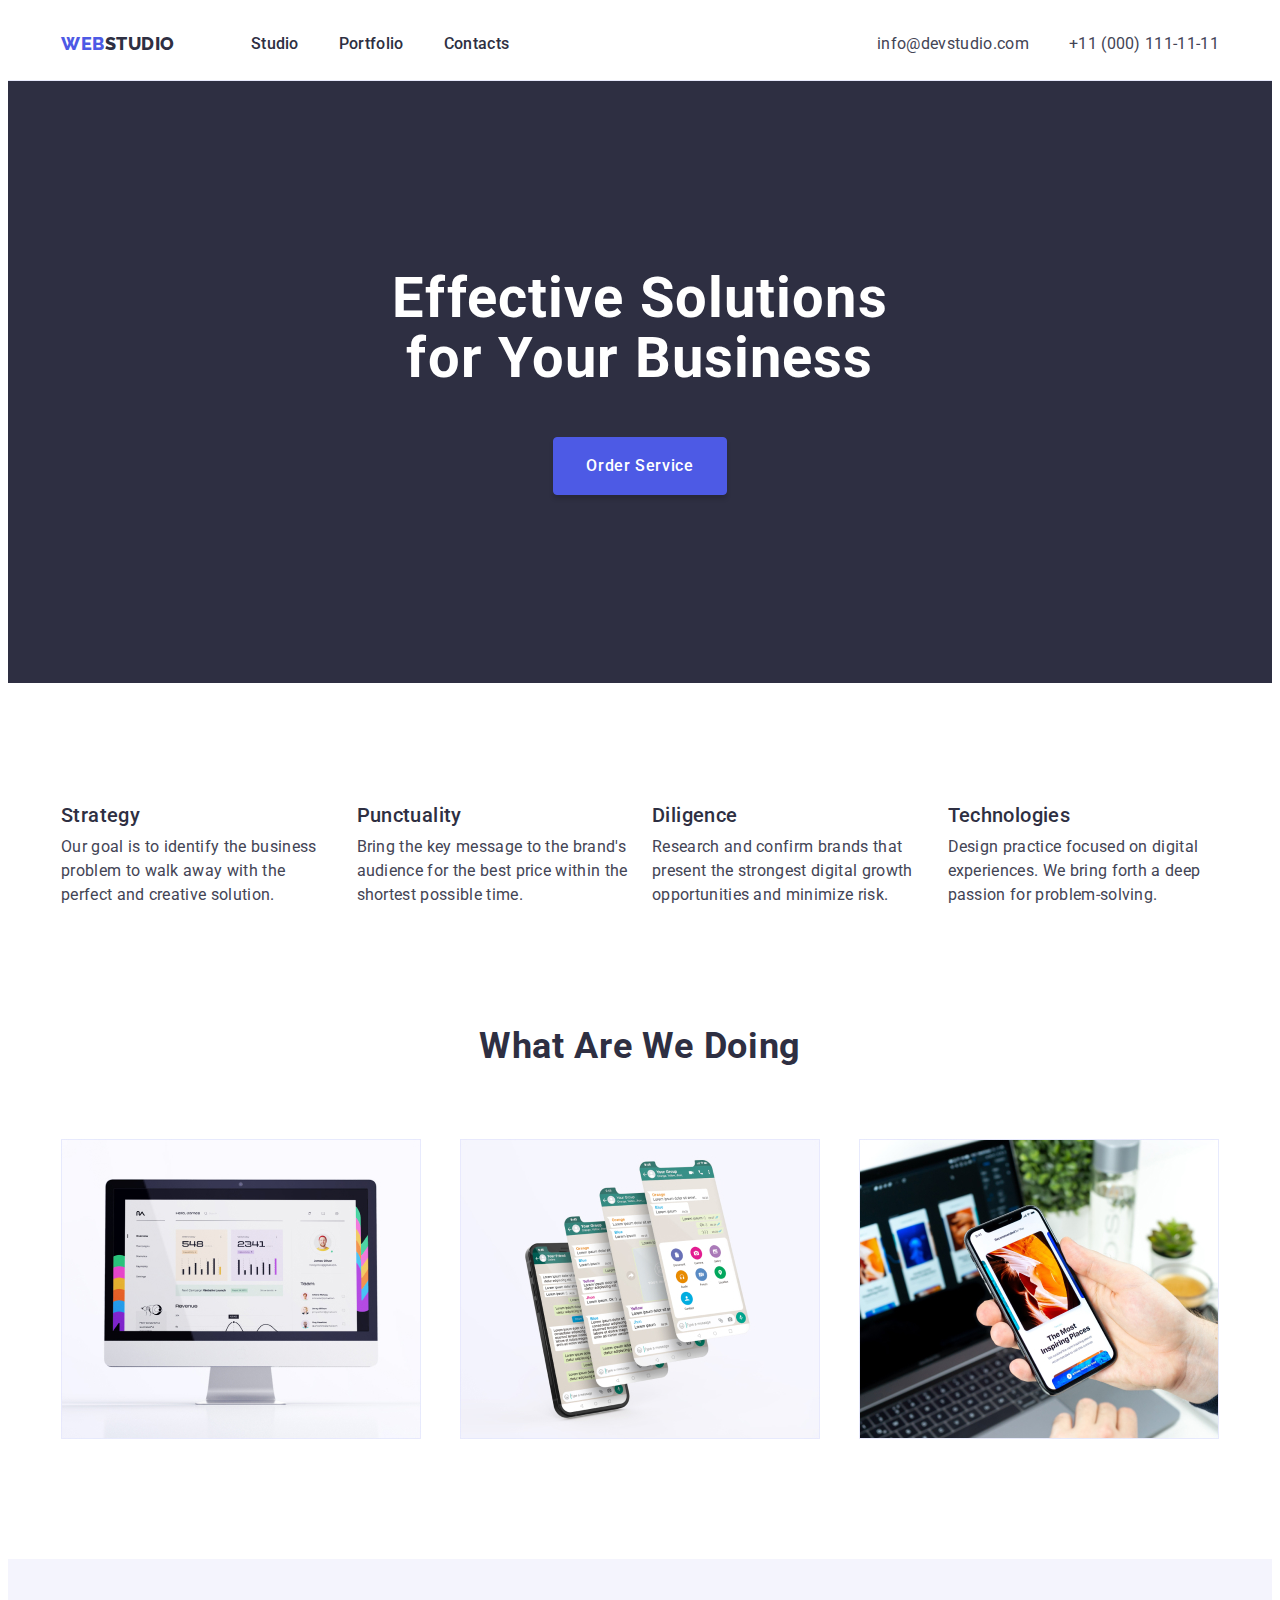
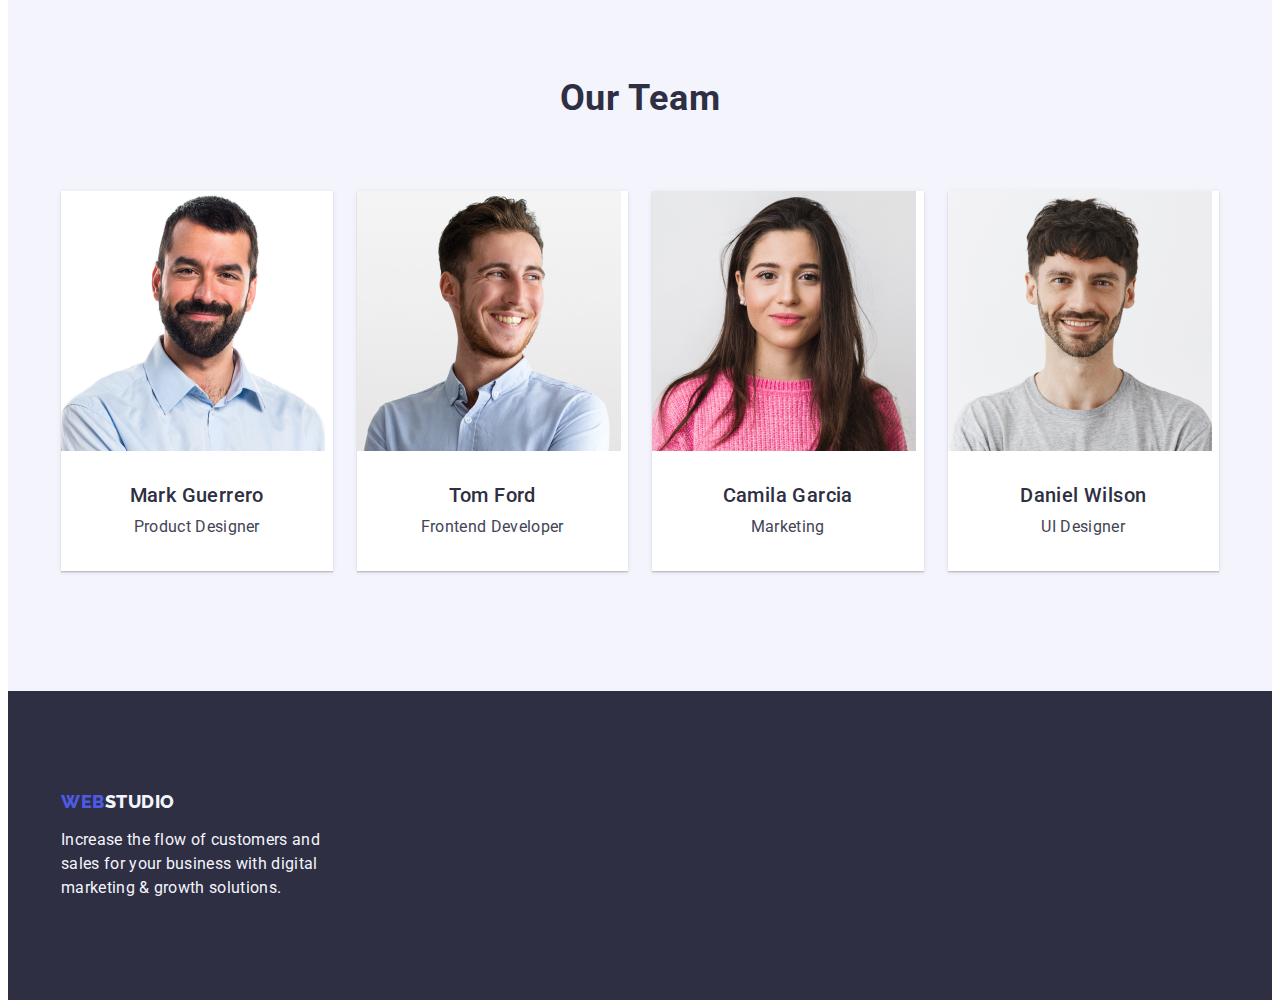
<file: index.html>
<!DOCTYPE html>
<html lang="en">
  <head>
    <meta charset="UTF-8" />
    <meta name="viewport" content="width=device-width, initial-scale=1.0" />
    <title>WebStudio</title>
    <link rel="preconnect" href="https://fonts.googleapis.com" />
    <link rel="preconnect" href="https://fonts.gstatic.com" crossorigin />
    <link
      href="https://fonts.googleapis.com/css2?family=Raleway:wght@800&family=Roboto:wght@400;500;700;900&display=swap"
      rel="stylesheet"
    />
    <link
      rel="stylesheet"
      href="https://cdnjs.cloudflare.com/ajax/libs/modern-normalize/2.0.0/modern-normalize.min.css"
      integrity="sha512-4xo8blKMVCiXpTaLzQSLSw3KFOVPWhm/TRtuPVc4WG6kUgjH6J03IBuG7JZPkcWMxJ5huwaBpOpnwYElP/m6wg=="
      crossorigin="anonymous"
      referrerpolicy="no-referrer"
    />
    <link rel="stylesheet" href="./css/styles.css" />
  </head>
  <body>
    <header class="header">
      <div class="container header-container">
        <nav class="navigation-menu">
          <a href="./index.html" class="logo"
            >Web<span class="logo-dark-accent">Studio</span></a
          >
          <ul class="navigation-menu">
            <li>
              <a href="./index.html" class="navigation-menu-item-link"
                >Studio</a
              >
            </li>
            <li>
              <a href="./portfolio.html" class="navigation-menu-item-link"
                >Portfolio</a
              >
            </li>
            <li>
              <a href="#contacts" class="navigation-menu-item-link">Contacts</a>
            </li>
          </ul>
        </nav>
        <address>
          <ul class="address-list">
            <li class="address-list-item">
              <a href="mailto:info@devstudio.com">info@devstudio.com</a>
            </li>
            <li class="address-list-item">
              <a href="tel:+110001111111">+11 (000) 111-11-11</a>
            </li>
          </ul>
        </address>
      </div>
    </header>
    <main>
      <!-- #region Hero-->
      <section class="hero-section">
        <div class="container hero-container">
          <h1 class="primary-heading hero-section-heading">
            Effective Solutions for Your Business
          </h1>
          <button type="button" class="button primary-button">
            Order Service
          </button>
        </div>
      </section>
      <!-- #endregion -->

      <!-- #region Features-->
      <section class="section" id="features">
        <div class="container features-container">
          <h2 class="secondary-heading visually-hidden">Features</h2>
          <ul class="features-list">
            <li class="features-list-item">
              <h3 class="heading-three features-list-item-heading">Strategy</h3>
              <p>
                Our goal is to identify the business problem to walk away with
                the perfect and creative solution.
              </p>
            </li>
            <li class="features-list-item">
              <h3 class="heading-three features-list-item-heading">
                Punctuality
              </h3>
              <p>
                Bring the key message to the brand's audience for the best price
                within the shortest possible time.
              </p>
            </li>
            <li class="features-list-item">
              <h3 class="heading-three features-list-item-heading">
                Diligence
              </h3>
              <p>
                Research and confirm brands that present the strongest digital
                growth opportunities and minimize risk.
              </p>
            </li>
            <li class="features-list-item">
              <h3 class="heading-three features-list-item-heading">
                Technologies
              </h3>
              <p>
                Design practice focused on digital experiences. We bring forth a
                deep passion for problem-solving.
              </p>
            </li>
          </ul>
        </div>
      </section>
      <!-- #endregion -->

      <!-- #region What are we doing-->
      <section id="products" class="products-section">
        <div class="container">
          <h2 class="secondary-heading products-heading">What are we doing</h2>
          <ul class="products-list">
            <li>
              <img
                src="./images/products/img_1.jpg"
                alt="iMac"
                width="360"
                height="300"
              />
            </li>
            <li>
              <img
                src="./images/products/img_2.jpg"
                alt="iPhone"
                width="360"
                height="300"
              />
            </li>
            <li>
              <img
                src="./images/products/img_3.jpg"
                alt="macbook pro"
                width="360"
                height="300"
              />
            </li>
          </ul>
        </div>
      </section>
      <!-- #endregion -->

      <!-- #region Our Team-->
      <section class="section team-section" id="contacts">
        <div class="container team-list-container">
          <h2 class="secondary-heading team-heading">Our Team</h2>
          <ul class="team-cards">
            <li class="team-card-item">
              <img
                src="images/team/mark.jpg"
                alt="Mark Guerrero"
                width="264"
                height="260"
              />
              <div class="team-card-content">
                <h3 class="heading-three team-card-item-header">
                  Mark Guerrero
                </h3>
                <p>Product Designer</p>
              </div>
            </li>
            <li class="team-card-item">
              <img
                src="images/team/tom.jpg"
                alt="Tom Ford"
                width="264"
                height="260"
              />
              <div class="team-card-content">
                <h3 class="heading-three team-card-item-header">Tom Ford</h3>
                <p>Frontend Developer</p>
              </div>
            </li>
            <li class="team-card-item">
              <img
                src="images/team/camilla.jpg"
                alt="Camila Garcia"
                width="264"
                height="260"
              />
              <div class="team-card-content">
                <h3 class="heading-three team-card-item-header">
                  Camila Garcia
                </h3>
                <p>Marketing</p>
              </div>
            </li>
            <li class="team-card-item">
              <img
                src="images/team/daniel.jpg"
                alt="Daniel Wilson"
                width="264"
                height="260"
              />
              <div class="team-card-content">
                <h3 class="heading-three team-card-item-header">
                  Daniel Wilson
                </h3>
                <p>UI Designer</p>
              </div>
            </li>
          </ul>
        </div>
      </section>
      <!-- #endregion -->
    </main>
    <footer class="footer">
      <div class="container footer-container">
        <a href="./index.html" class="logo footer-logo">
          Web<span class="logo-light-accent">Studio</span></a
        >
        <p class="footer-text">
          Increase the flow of customers and sales for your business with
          digital marketing & growth solutions.
        </p>
      </div>
    </footer>
  </body>
</html>
</file>
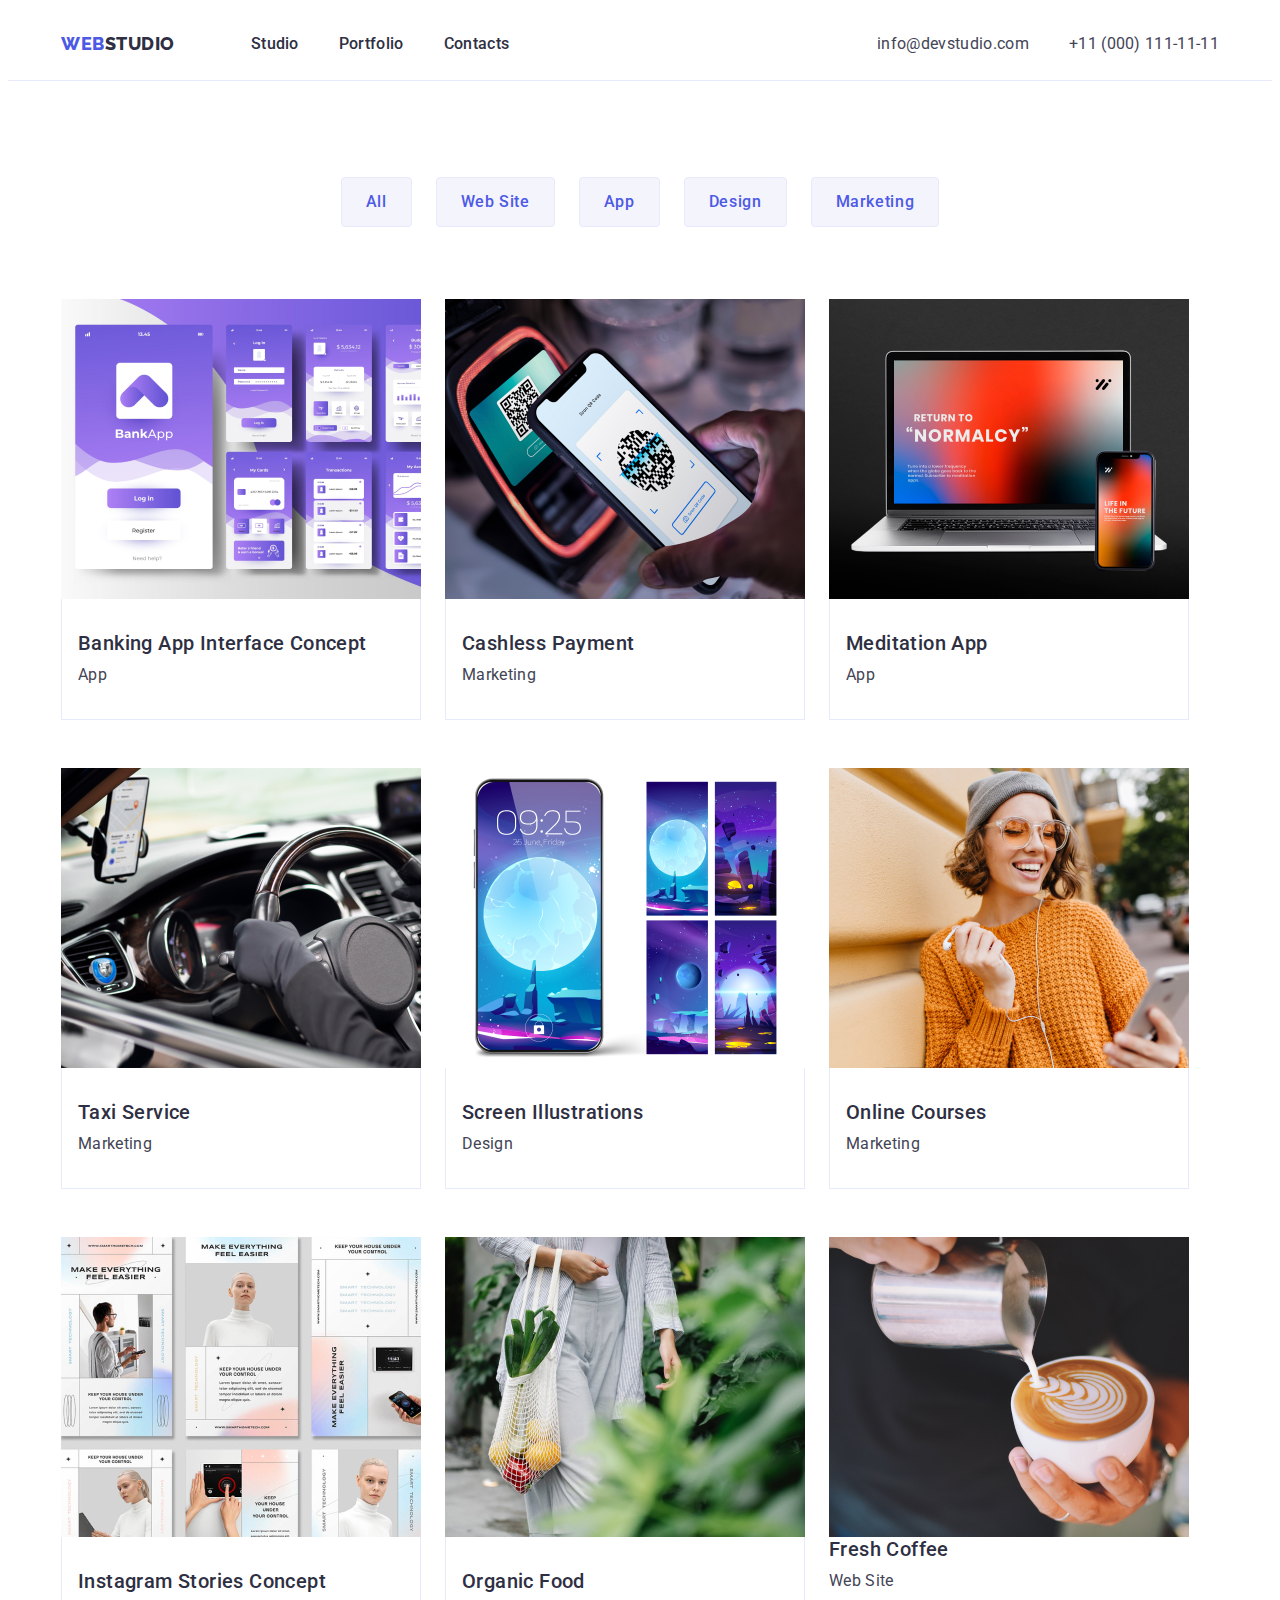
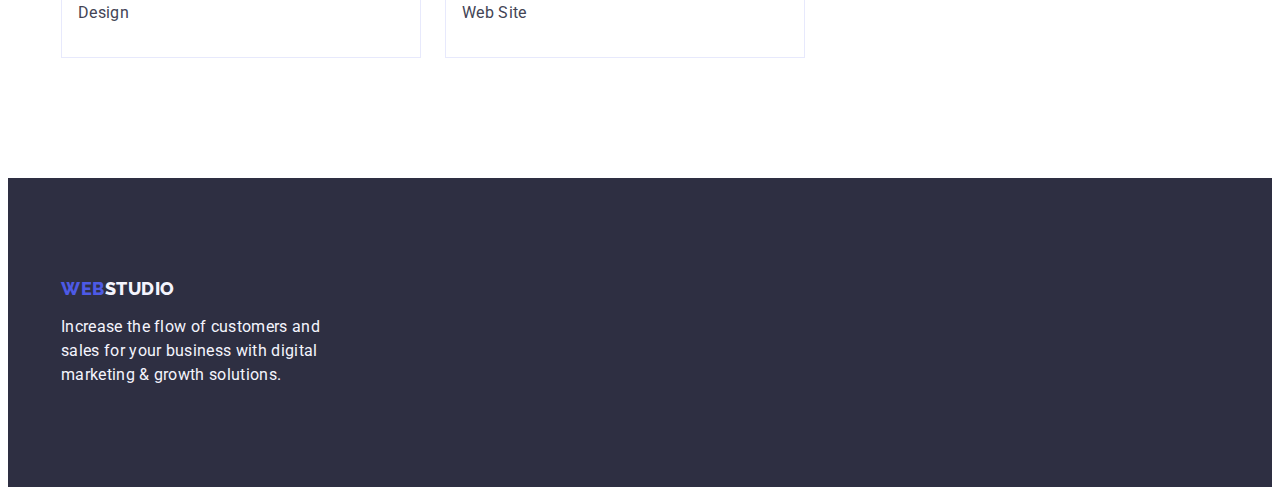
<file: portfolio.html>
<!DOCTYPE html>
<html lang="en">
  <head>
    <meta charset="UTF-8" />
    <meta name="viewport" content="width=device-width, initial-scale=1.0" />
    <title>Portfolio</title>
    <link rel="preconnect" href="https://fonts.googleapis.com" />
    <link rel="preconnect" href="https://fonts.gstatic.com" crossorigin />
    <link
      href="https://fonts.googleapis.com/css2?family=Raleway:wght@800&family=Roboto:wght@400;500;700;900&display=swap"
      rel="stylesheet"
    />
    <link
      rel="stylesheet"
      href="https://cdnjs.cloudflare.com/ajax/libs/modern-normalize/2.0.0/modern-normalize.min.css"
      integrity="sha512-4xo8blKMVCiXpTaLzQSLSw3KFOVPWhm/TRtuPVc4WG6kUgjH6J03IBuG7JZPkcWMxJ5huwaBpOpnwYElP/m6wg=="
      crossorigin="anonymous"
      referrerpolicy="no-referrer"
    />
    <link rel="stylesheet" href="./css/styles.css" />
  </head>
  <body>
    <header class="header">
      <div class="container header-container">
        <nav class="navigation-menu">
          <a href="./index.html" class="logo"
            >Web<span class="logo-dark-accent">Studio</span></a
          >
          <ul class="navigation-menu">
            <li class="navigation-menu-item-link">
              <a href="./index.html">Studio</a>
            </li>
            <li class="navigation-menu-item-link">
              <a href="./portfolio.html">Portfolio</a>
            </li>
            <li class="navigation-menu-item-link">
              <a href="#contacts">Contacts</a>
            </li>
          </ul>
        </nav>
        <address>
          <ul class="address-list">
            <li class="address-list-item">
              <a href="mailto:info@devstudio.com">info@devstudio.com</a>
            </li>
            <li class="address-list-item">
              <a href="tel:+110001111111">+11 (000) 111-11-11</a>
            </li>
          </ul>
        </address>
      </div>
    </header>
    <main>
      <!-- #Filters -->
      <section class="portfolio-section">
        <div class="container">
          <h1 class="primary-heading visually-hidden">Filters</h1>
          <ul class="filter-items-list">
            <li>
              <button type="button" class="button filter-button">All</button>
            </li>
            <li>
              <button type="button" class="button filter-button">
                Web Site
              </button>
            </li>
            <li>
              <button type="button" class="button filter-button">App</button>
            </li>
            <li>
              <button type="button" class="button filter-button">Design</button>
            </li>
            <li>
              <button type="button" class="button filter-button">
                Marketing
              </button>
            </li>
          </ul>
          <ul class="project-cards">
            <li class="project-card row-1">
              <a href="#">
                <img
                  src="./images/portfolio/card-1-1.jpg"
                  alt="Banking App Interface Concept"
                  width="360"
                  height="300"
                />
                <div class='project-card-content'>
                  <h2 class="secondary-heading project-name">
                    Banking App Interface Concept
                  </h2>
                  <p class="project-type">App</p>
                </div>
              </a>
            </li>
            <li class="project-card row-1">
              <a href="#">
                <img
                  src="./images/portfolio/card-1-2.jpg"
                  alt="Cashless Payment"
                  width="360"
                  height="300"
                />
                <div class='project-card-content'>
                  <h2 class="secondary-heading project-name">Cashless Payment</h2>
                  <p class="project-type">Marketing</p>
                                </a>
                </div>
            </li>
            <li class="project-card row-1">
              <a href="#">
                <img
                  src="./images/portfolio/card-1-3.jpg"
                  alt="Meditation App"
                  width="360"
                  height="300"
                />
                <div class='project-card-content'>
                  <h2 class="secondary-heading project-name">Meditation App</h2>
                  <p class="project-type">App</p>
                                </a>
                </div>
            </li>
            <li class="project-card row-2">
              <a href="#">
                <img
                  src="./images/portfolio/card-2-1.jpg"
                  alt="Taxi Service"
                  width="360"
                  height="300"
                />
                <div class='project-card-content'>
                  <h2 class="secondary-heading project-name">Taxi Service</h2>
                  <p class="project-type">Marketing</p>
                                </a>
                </div>
            </li>
            <li class="project-card row-2">
              <a href="#">
                <img
                  src="./images/portfolio/card-2-2.jpg"
                  alt="Screen Illustrations"
                  width="360"
                  height="300"
                />
                <div class='project-card-content'>
                  <h2 class="secondary-heading project-name">
                    Screen Illustrations
                  </h2>
                  <p class="project-type">Design</p>
                </div>
              </a>
            </li>
            <li class="project-card row-2">
              <a href="#">
                <img
                  src="./images/portfolio/card-2-3.jpg"
                  alt="Online Courses"
                  width="360"
                  height="300"
                />
                <div class='project-card-content'>
                  <h2 class="secondary-heading project-name">Online Courses</h2>
                  <p class="project-type">Marketing</p>
                                </a>
                </div>
            </li>
            <li class="project-card row-3">
              <a href="#">
                <img
                  src="./images/portfolio/card-3-1.jpg"
                  alt="Instagram Stories Concept"
                  width="360"
                  height="300"
                />
                <div class='project-card-content'>
                  <h2 class="secondary-heading project-name">
                    Instagram Stories Concept
                  </h2>
                  <p class="project-type">Design</p>
                </div>
              </a>
            </li>
            <li class="project-card row-3">
              <a href="#">
                <img
                  src="./images/portfolio/card-3-2.jpg"
                  alt="Organic Food"
                  width="360"
                  height="300"
                />
                <div class='project-card-content'>
                  <h2 class="secondary-heading project-name">Organic Food</h2>
                  <p class="project-type">Web Site</p>
                                </a>
                </div>
            </li>
            <li class="project-card row-3">
              <a href="#">
                <img
                  src="./images/portfolio/card-3-3.jpg"
                  alt="Fresh Coffee"
                  width="360"
                  height="300"
                />
                <div>
                  <h2 class="secondary-heading project-name">Fresh Coffee</h2>
                  <p class="project-type">Web Site</p>
                                </a>
                </div>
            </li>
          </ul>
        </div>
      </section>
      <!-- #endregion -->
    </main>
    <footer class="footer">
      <div class="container footer-container">
        <a href="./index.html" class="logo footer-logo">
          Web<span class="logo-light-accent">Studio</span></a
        >
        <p class="footer-text">
          Increase the flow of customers and sales for your business with
          digital marketing & growth solutions.
        </p>
      </div>
    </footer>
  </body>
</html>
</file>
<file: css/styles.css>
:root {
  --iris: #4d5ae5;
  --ocean: #404bbf;
  --navy-blue: #2e2f42;
  --green: #31d0aa;
  --slate: #434455;
  --light-slate: #8e8f99;
  --cornflower: #e7e9fc;
  --cloud: #f4f4fd;
  --navy-blue-modal: rgba(46, 47, 66, 0.4);
  --grey: rgba(46, 47, 66, 0.7);
  --white: #fff;
  --dairy: #fcfcfc;
  --font-family: "Roboto", sans-serif;
  --second-family: "Raleway", sans-serif;
}

h1,
h2,
h3,
h4,
h5,
h6,
p {
  margin: 0;
}

body {
  font-family: var(--font-family);
  font-size: 16px;
  line-height: 1.5;
  letter-spacing: 0.02em;
  color: var(--slate);
  background-color: var(--white);
}

a {
  text-decoration: none;
  color: inherit;
}

a:hover,
a:focus {
  color: var(--ocean);
}

address {
  font-style: normal;
}

ul {
  list-style: none;
  padding-left: 0;
  margin: 0;
}

img {
  display: block;
  max-width: 100%;
}

.container {
  max-width: 1158px;
  margin-left: auto;
  margin-right: auto;
  padding-left: 14px;
  padding-right: 14px;
}

.header {
  box-sizing: border-box;
  border-bottom: 1px solid var(--cornflower);
}

.header-container {
  display: flex;
  justify-content: space-between;
  align-items: center;
  gap: 76px;
}

.header-container > nav {
  display: flex;
  align-items: center;
  justify-content: space-between;
  gap: 76px;
}

.primary-heading {
  font-size: 56px;
  line-height: 1.07;
  text-align: center;
  letter-spacing: 0.02em;
}

.secondary-heading {
  font-size: 36px;
  line-height: 1.11;
  letter-spacing: 0.02em;
  text-transform: capitalize;
  text-align: center;
  color: var(--navy-blue);
}

.heading-three {
  font-weight: 500;
  font-size: 20px;
  line-height: 1.2;
  letter-spacing: 0.02em;
  color: var(--navy-blue);
}

.project-name {
  font-weight: 500;
  font-size: 20px;
  text-align: left;
  line-height: 1.2;
  letter-spacing: 0.02em;
  color: var(--navy-blue);
  margin-bottom: 8px;
}

.logo {
  font-family: var(--second-family);
  font-weight: 800;
  font-size: 18px;
  line-height: 1.17;
  letter-spacing: 0.03em;
  text-transform: uppercase;
  color: var(--iris);
}

.logo-dark-accent {
  color: var(--navy-blue);
}

.logo-light-accent {
  color: var(--cloud);
}

.navigation {
  display: flex;
  align-items: center;
  gap: 76px;
}

.navigation-menu {
  display: flex;
  align-items: center;
  gap: 40px;
}

.address-list {
  display: flex;
  align-items: center;
  gap: 40px;
}

.address-list-item {
  padding: 24px 0;
  display: block;
}

.navigation-menu-item-link {
  font-weight: 500;
  color: var(--navy-blue);
  padding: 24px 0;
}

.visually-hidden {
  position: absolute;
  width: 1px;
  height: 1px;
  margin: -1px;
  border: 0;
  padding: 0;
  white-space: nowrap;
  clip-path: inset(100%);
  clip: rect(0 0 0 0);
  overflow: hidden;
}

.button {
  font-family: inherit;
  font-weight: 500;
  font-size: 16px;
  line-height: 1.5;
  letter-spacing: 0.04em;
  border: 1px solid var(--cornflower);
  border-radius: 4px;
  cursor: pointer;
  background-color: var(--cloud);
  color: var(--iris);
  padding: 12px 24px;
}

.button:hover,
.button:focus {
  background-color: var(--ocean);
  border: 1px solid var(--ocean);
  color: var(--white);
}

.primary-button {
  color: var(--white);
  border-radius: 4px;
  border: 1px solid var(--iris);
  padding: 16px 32px;
  background-color: var(--iris);
  box-shadow: 0 4px 4px 0 rgba(0, 0, 0, 0.15);
}

.section {
  padding: 120px 0;
}

.hero-section {
  background-color: var(--navy-blue);
  padding-top: 188px;
  padding-bottom: 188px;
}

.hero-container {
  display: flex;
  flex-direction: column;
  align-items: center;
}

.hero-section-heading {
  color: var(--white);
  max-width: 496px;
  text-align: center;
  margin-bottom: 48px;
}

.features-list {
  display: flex;
  justify-content: space-between;
  gap: 24px;
}

.features-list-item {
  width: calc(100% - 3 * 24px / 4);
}

.products-heading {
  margin-bottom: 72px;
}

.products-section {
  padding-bottom: 120px;
}

.features-list-item-heading {
  margin-bottom: 8px;
}

.products-list {
  display: flex;
  justify-content: space-between;
  gap: 24px;
}

.team-section {
  background-color: var(--cloud);
}

.team-heading {
  margin-bottom: 72px;
}

.team-cards {
  text-align: center;
  display: flex;
  justify-content: space-between;
}

.team-card-item {
  background-color: var(--white);
  width: calc((100% - 3 * 24px) / 4);
  box-shadow: 0 2px 1px 0 rgba(46, 47, 66, 0.08),
    0 1px 1px 0 rgba(46, 47, 66, 0.16), 0 1px 6px 0 rgba(46, 47, 66, 0.08);
}
.team-card-item-header {
  display: block;
  margin-bottom: 8px;
}

.team-card-content {
  background-color: var(--whtie);
  padding: 32px 16px;
}

.portfolio-section {
  padding-top: 96px;
  padding-bottom: 120px;
}

.filter-items-list {
  display: flex;
  justify-content: center;
  gap: 24px;
  margin-bottom: 72px;
}

.project-cards {
  display: flex;
  flex-wrap: wrap;
  column-gap: 24px;
  row-gap: 48px;
}

.project-type {
  color: var(--slate);
  text-decoration: none;
}

.project-card-content {
  padding: 32px 16px;
  border: 1px solid var(--cornflower);
  border-top: none;
}

.footer {
  background-color: var(--navy-blue);
  color: var(--cloud);
  padding: 100px 0;
}

.footer-logo {
  display: inline-block;
  margin-bottom: 16px;
}

.footer-text {
  max-width: 264px;
}
</file>
